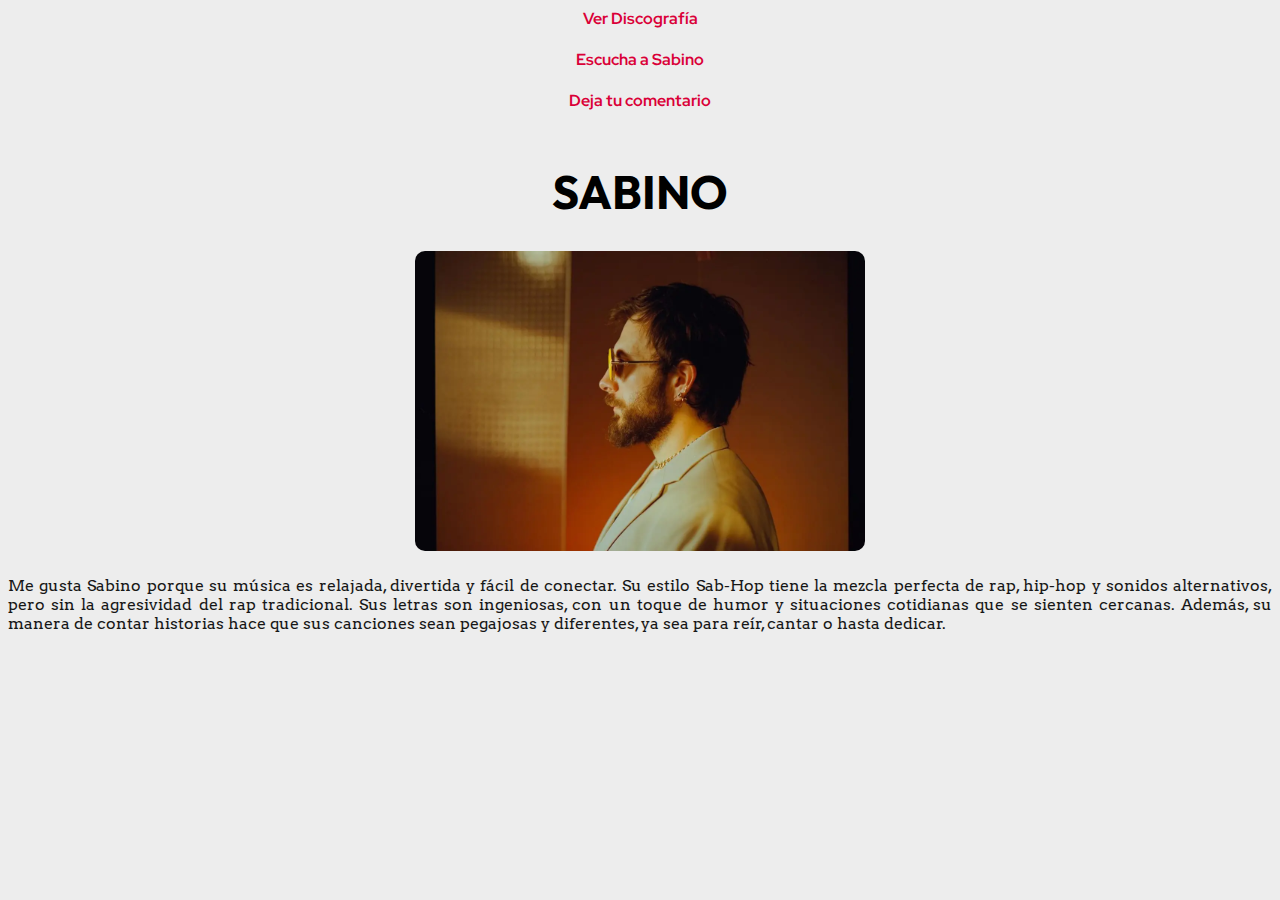
<file: index.html>
<!DOCTYPE html>
<html lang="en">

<head>
    <meta charset="UTF-8">
    <meta name="viewport" content="width=device-width, initial-scale=1.0">
    <link rel="stylesheet" href="./styles/style.css">
    <title>S A B I N O</title>
    <link rel="preconnect" href="https://fonts.googleapis.com">
    <link rel="preconnect" href="https://fonts.gstatic.com" crossorigin>
    <link
        href="https://fonts.googleapis.com/css2?family=Arvo:ital,wght@0,400;0,700;1,400;1,700&family=Outfit:wght@100..900&family=Red+Hat+Display:ital,wght@0,300..900;1,300..900&display=swap"
        rel="stylesheet">
    <style>

    </style>
</head>

<body>

    <a href="./discografia.html">Ver Discografía</a>
    <a href="https://open.spotify.com/playlist/37i9dQZF1DZ06evO0gKg5Y?si=05d7c61edd4b44b3" target="_blank">Escucha a
        Sabino</a>
    <a href="./comentarios.html">Deja tu comentario</a>   

    <h1 class="primer-encabezado">SABINO</h1>
<div class="portada">
    <img src="assets/sabino-focus.webp" width="100%" height="auto" alt="Sabino-de-perfil">
</div>
    <div class="parrafo">
        Me gusta Sabino porque su música es relajada, divertida y fácil de conectar. Su estilo Sab-Hop tiene la mezcla
        perfecta de rap, hip-hop y sonidos alternativos, pero sin la agresividad del rap tradicional. Sus letras son
        ingeniosas, con un toque de humor y situaciones cotidianas que se sienten cercanas. Además, su manera de contar
        historias hace que sus canciones sean pegajosas y diferentes, ya sea para reír, cantar o hasta dedicar.
    </div>



</body>

</html>
</file>
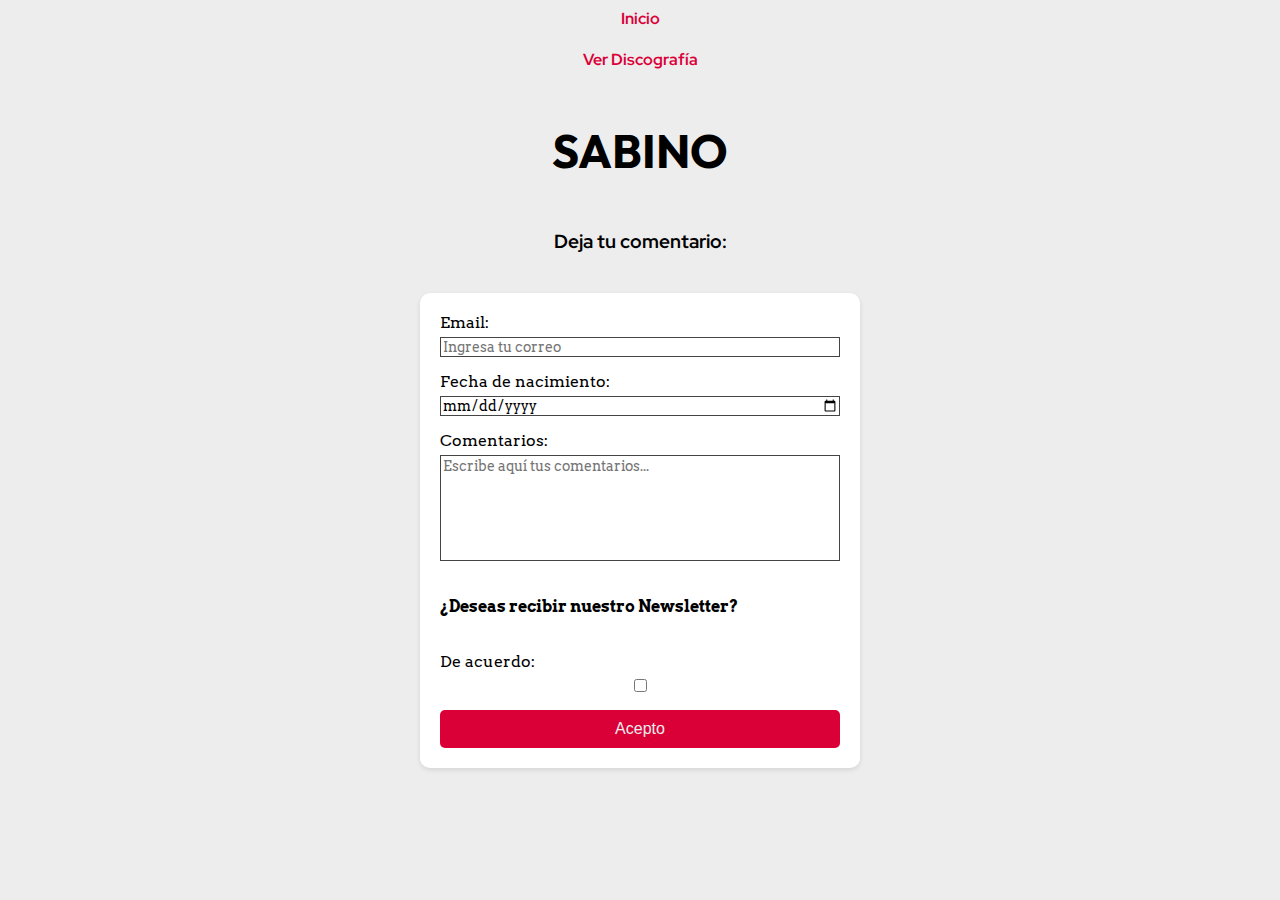
<file: comentarios.html>
<!DOCTYPE html>
<html lang="es">

<head>
    <meta charset="UTF-8">
    <meta name="viewport" content="width=device-width, initial-scale=1.0">
    <link rel="stylesheet" href="./styles/style.css">
    <title>Comentarios</title>
    <link rel="preconnect" href="https://fonts.googleapis.com">
    <link rel="preconnect" href="https://fonts.gstatic.com" crossorigin>
    <link
        href="https://fonts.googleapis.com/css2?family=Arvo:ital,wght@0,400;0,700;1,400;1,700&family=Outfit:wght@100..900&family=Red+Hat+Display:ital,wght@0,300..900;1,300..900&display=swap"
        rel="stylesheet">
    <style>

    </style>
</head>

<body>

    <a href="./index.html">Inicio</a>
    <a href="./discografia.html">Ver Discografía</a>

    <h1>SABINO</h1>

    <h3>Deja tu comentario:</h3>

    <form action="">
        <div>
            <label for="email">Email:</label>
            <input type="email" name="email" id="email" placeholder="Ingresa tu correo">
        </div>

        <div>
            <label for="fecha-de-nacimiento">Fecha de nacimiento:</label>
            <input type="date" name="fecha-de-nacimiento" id="fecha-de-nacimiento">
        </div>

        <div>
            <label for="comentarios">Comentarios:</label>
            <textarea name="comentarios" id="comentarios" placeholder="Escribe aquí tus comentarios..."></textarea>
        </div>

        <h4>¿Deseas recibir nuestro Newsletter?</h4>
        <div>
            <label for="verificacion">De acuerdo:</label>
            <input type="checkbox" name="verificacion" id="verificacion">
        </div>

        <button type="submit">Acepto</button>
    </form>

</body>

</html>
</file>
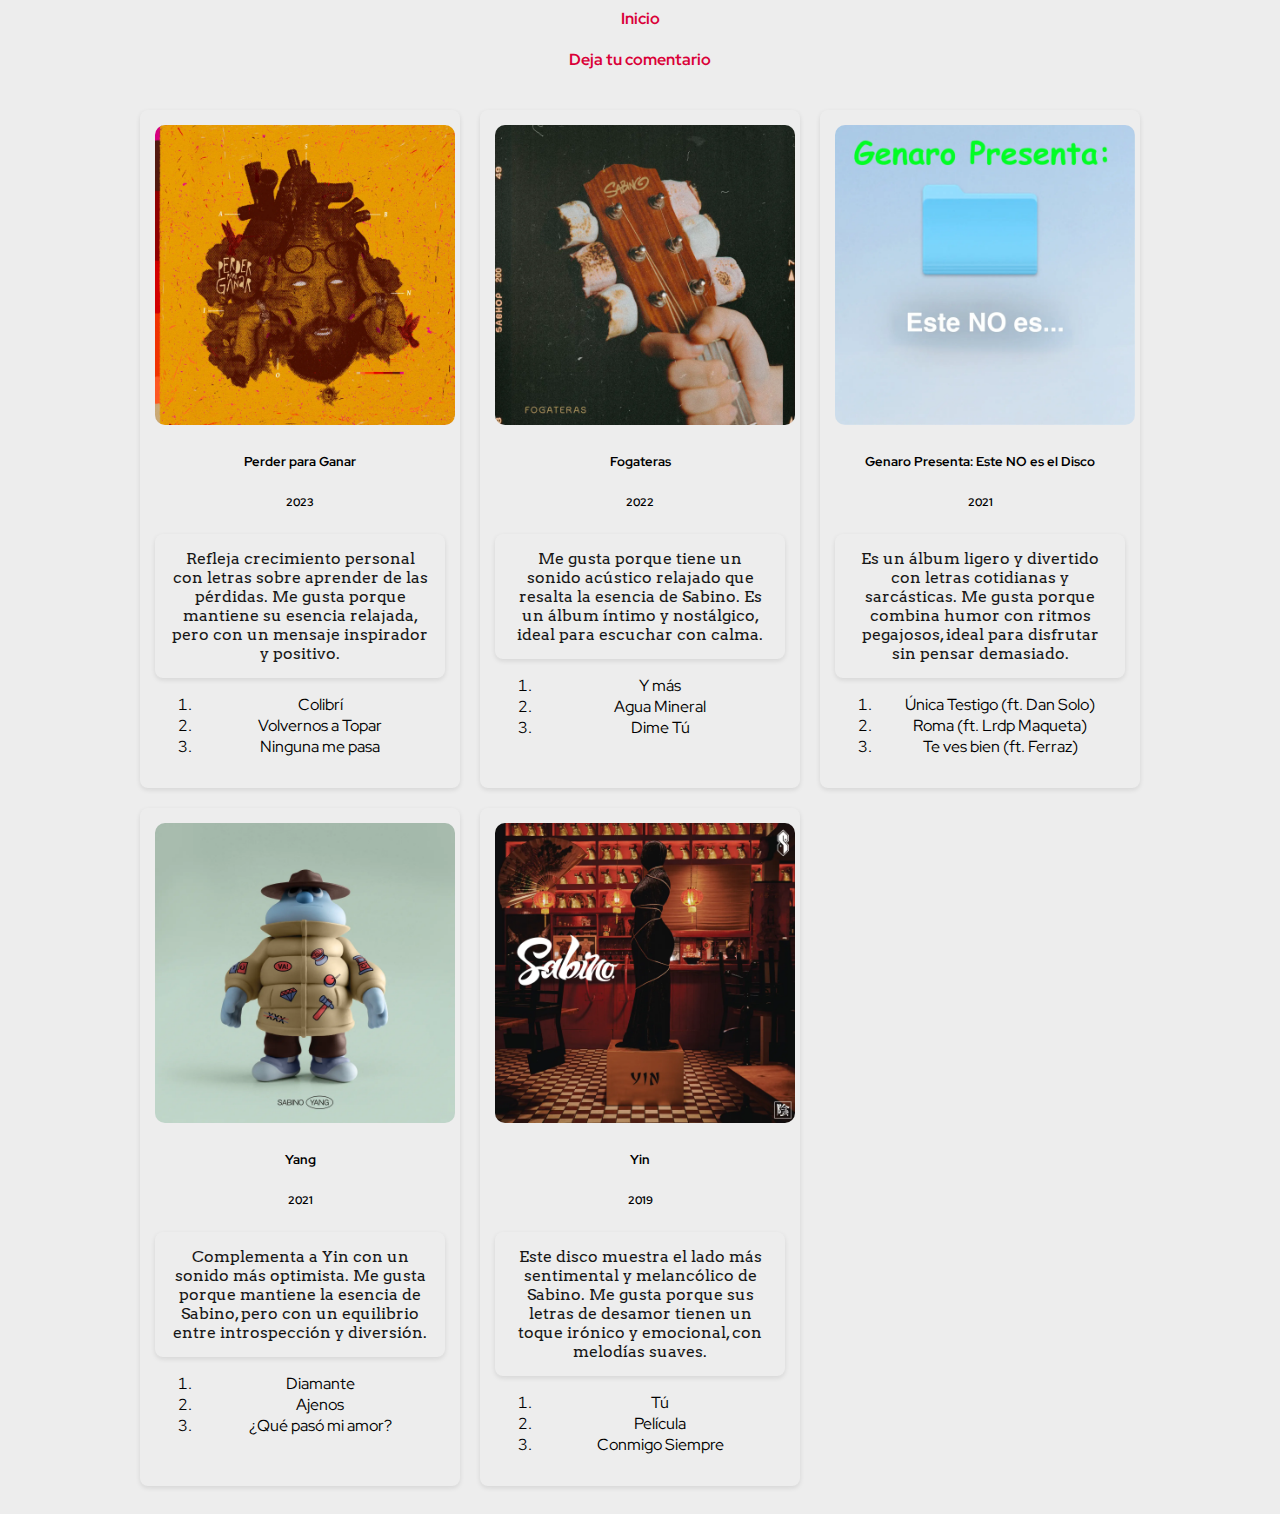
<file: discografia.html>
<!DOCTYPE html>
<html lang="en">

<head>
    <meta charset="UTF-8">
    <meta name="viewport" content="width=device-width, initial-scale=1.0">
    <link rel="stylesheet" href="./styles/style.css">
    <title>Discografía</title>
    <link rel="preconnect" href="https://fonts.googleapis.com">
    <link rel="preconnect" href="https://fonts.gstatic.com" crossorigin>
    <link
        href="https://fonts.googleapis.com/css2?family=Arvo:ital,wght@0,400;0,700;1,400;1,700&family=Outfit:wght@100..900&family=Red+Hat+Display:ital,wght@0,300..900;1,300..900&display=swap"
        rel="stylesheet">
    <style>

    </style>
</head>

<body>
    <!-- Crear 3-5 tarjetas con añbumes favoritos -->


    <a href="./index.html">Inicio</a>
    <a href="./comentarios.html">Deja tu comentario</a>


    <div class="album-container">
        <div class="album">
            <a href="https://open.spotify.com/intl-es/album/7nP330P2Uo9jx2N697ZJIs?si=aFIoJPA0RFOFCfuj6W6_aQ" target="_blank">
                <img src="./assets/perder-ganar.webp" height="300px" alt="portada disco Perder para Ganar"></a>
            <h5>Perder para Ganar</h5>
            <h6>2023</h6>
            <div class="album" id="parrafo">Refleja crecimiento personal con letras sobre aprender de las pérdidas. Me
                gusta porque mantiene su esencia
                relajada, pero con un mensaje inspirador y positivo.</div>
            <ol>
                <li>Colibrí</li>
                <li>Volvernos a Topar</li>
                <li>Ninguna me pasa</li>
            </ol>
        </div>

        <div class="album">
            <a href="https://open.spotify.com/intl-es/album/2WfQ0evg1RjZsO1kDGX9Ka?si=nsgaWUqXTY208Pbvq0bArg" target="_blank">
                <img src="./assets/fogateras.webp" height="300px" alt="portada disco Fogateras"></a>
            <h5>Fogateras</h5>
            <h6>2022</h6>
            <div class="album" id="parrafo">Me gusta porque tiene un sonido acústico relajado que resalta la esencia de
                Sabino. Es un álbum íntimo y
                nostálgico, ideal para escuchar con calma.</div>
            <ol>
                <li>Y más</li>
                <li>Agua Mineral</li>
                <li>Dime Tú</li>
            </ol>
        </div>

        <div class="album">
            <a href="https://open.spotify.com/intl-es/album/31aNFGxMsDEsApC4blOKbp?si=Z0x0E-v3Tx-smKnwwLbuFA" target="_blank">
                <img src="./assets/genaro_presenta.webp" height="300px" alt="portada disco Genaro Presenta"></a>
            <h5>Genaro Presenta: Este NO es el Disco</h5>
            <h6>2021</h6>
            <div class="album" id="parrafo">Es un álbum ligero y divertido con letras cotidianas y sarcásticas. Me gusta
                porque combina humor con ritmos
                pegajosos, ideal para disfrutar sin pensar demasiado.</div>
            <ol>
                <li>Única Testigo (ft. Dan Solo)</li>
                <li>Roma (ft. Lrdp Maqueta)</li>
                <li>Te ves bien (ft. Ferraz)</li>
            </ol>
        </div>

        <div class="album">
            <a href="https://open.spotify.com/intl-es/album/3dhNpAkl8UJoj5N1MDLbUy?si=UaHl6cymQbORgeQCpKU3LQ" target="_blank">
                <img src="./assets/yang.webp" height="300px" alt="portada disco Yang"></a>
            <h5>Yang</h5>
            <h6>2021</h6>
            <div class="album" id="parrafo">Complementa a Yin con un sonido más optimista. Me gusta porque mantiene la
                esencia de Sabino, pero con un
                equilibrio entre introspección y diversión.</div>
            <ol>
                <li>Diamante</li>
                <li>Ajenos</li>
                <li>¿Qué pasó mi amor?</li>
            </ol>
        </div>

        <div class="album">
            <a href="https://open.spotify.com/intl-es/album/53H9AYzn3j647Tr3JnGI71?si=9GioB45zTiS4jiwAydCwZA" target="_blank">
                <img src="./assets/yin.webp" height="300px" alt="portada disco Yin"></a>
                <h5>Yin</h5>
                <h6>2019</h6>
                <div class="album" id="parrafo">Este disco muestra el lado más sentimental y melancólico de Sabino. Me
                    gusta porque sus letras de desamor
                    tienen un toque irónico y emocional, con melodías suaves.</div>
                <ol>
                    <li>Tú</li>
                    <li>Película</li>
                    <li>Conmigo Siempre</li>
                </ol>
        </div>
    </div>




</body>

</html>
</file>
<file: styles/style.css>
html { 
        font-family: "Red Hat Display", sans-serif;
        text-align: justify;
        --color-uno: #EDEDED;
        --color-dos: #DA0037;
        --color-tres: #444444;
        --color-cuatro: #171717;
    
        background-color: var(--color-uno);
}
    
body {
        display: flex;
        flex-direction: column;
        align-items: center;
        gap: 20px;
}
    
h1 {
        font-family: "Outfit", sans-serif;
        font-size: 35pt;
        margin-bottom: 10px;
}

div.parrafo{
        font-family: "Arvo", serif;
        color: var(--color-cuatro);
}

a {
        color: var(--color-dos);
        font-weight: bold;
        cursor: pointer;
        text-decoration: none;
}

div.album-container {
        display: grid;
        grid-template-columns: repeat(auto-fit, minmax(280px, 1fr));
        gap: 20px;
        padding: 20px;
        max-width: 1000px;
}
    
div.album {
        background: var(--color-uno);
        padding: 15px;
        text-align: center;
        border-radius: 8px;
        box-shadow: 0px 2px 5px rgba(0, 0, 0, 0.1);
        transition: transform 0.2s ease-in-out;
}
    
div.album:hover {
        transform: scale(1.05);
}
    
img {
        height: 300px;
        border-radius: 10px;
}
    
div.album #parrafo {
        font-family: "Arvo", serif;
        color: var(--color-cuatro);
}
    

form {
        font-family: "Arvo", serif;
        background: white;
        padding: 20px;
        border-radius: 10px;
        box-shadow: 0px 2px 5px rgba(0, 0, 0, 0.1);
        width: 100%;
        max-width: 400px;
        display: flex;
        flex-direction: column;
        gap: 15px;
}
    
form div {
        display: flex;
        flex-direction: column;
        gap: 5px;
}
    
input, textarea {
        font-family: "Arvo", serif;
        border: 1px solid var(--color-tres);
        font-size: 14px;
}
    
textarea {
        resize: none;
        height: 100px;
}
    
button {
        background: var(--color-dos);
        color: var(--color-uno);
        padding: 10px;
        border: none;
        border-radius: 5px;
        cursor: pointer;
        font-size: 16px;
}
    
button:hover {
        background: var(--color-dos);
    }
</file>
